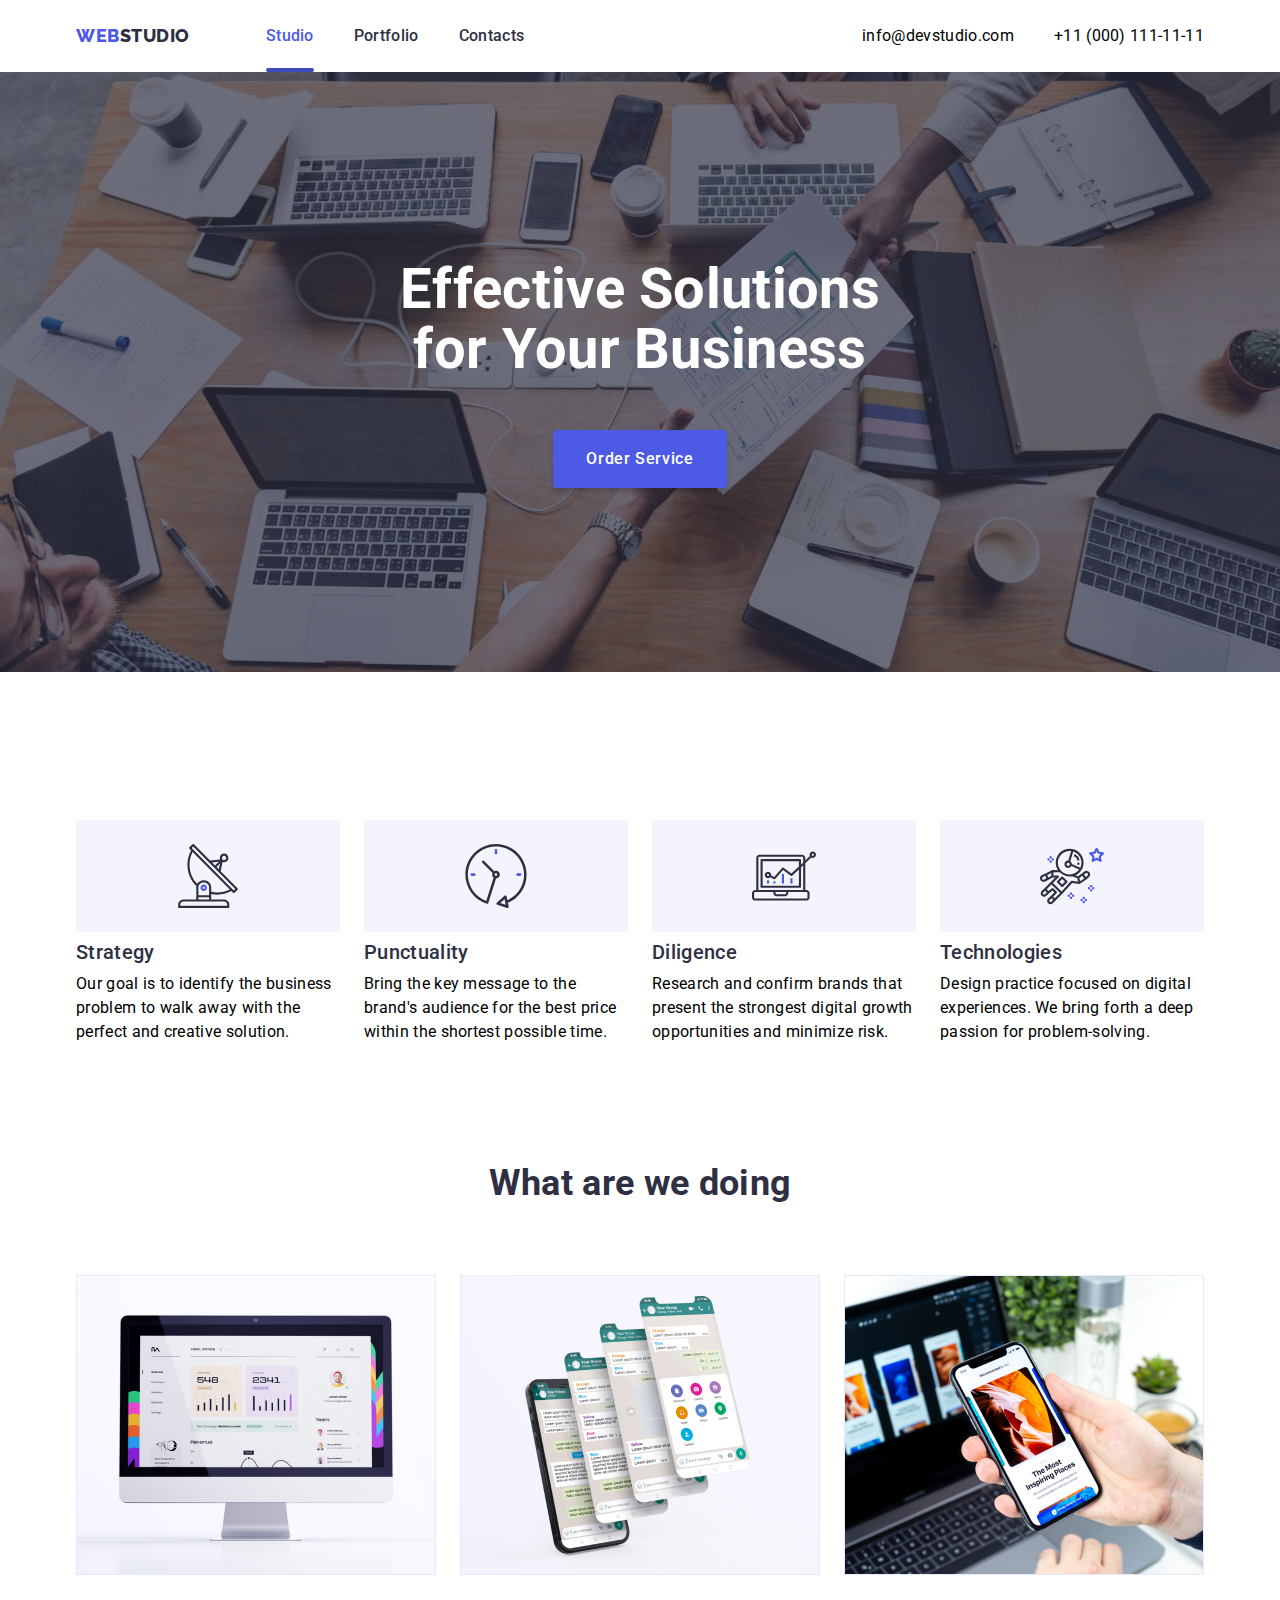
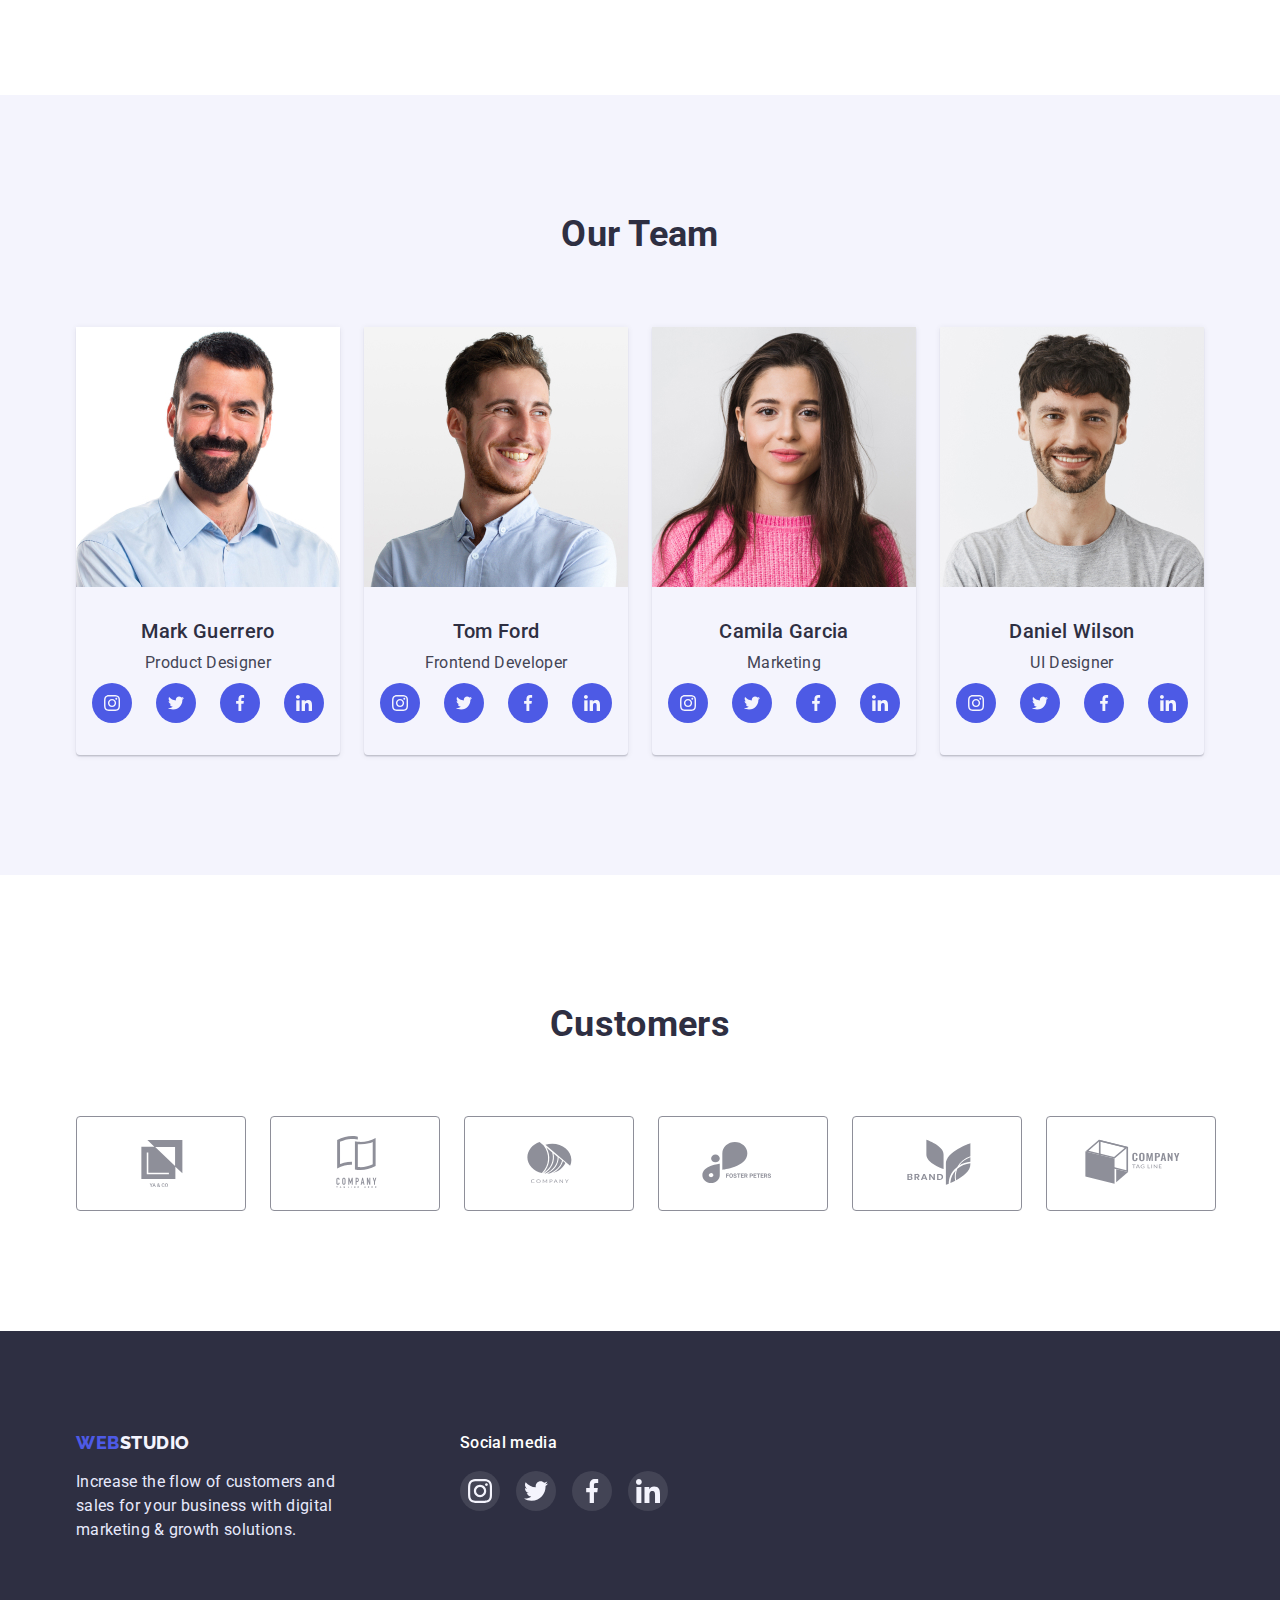
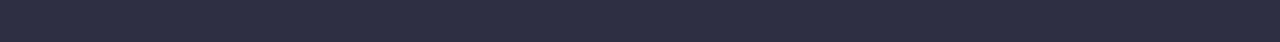
<file: index.html>
<!DOCTYPE html>
<html lang="en">
<head>
    <meta charset="UTF-8">
    <meta http-equiv="X-UA-Compatible" content="IE=edge">
    <meta name="viewport" content="width=device-width, initial-scale=1.0">
    <title>Document</title>
    <link rel="preconnect" href="https://fonts.googleapis.com">
    <link rel="preconnect" href="https://fonts.gstatic.com" crossorigin>
    <link href="https://fonts.googleapis.com/css2?family=Raleway:wght@800&family=Roboto:wght@400;500;700&display=swap"
        rel="stylesheet">
    <link rel="stylesheet" href="https://cdnjs.cloudflare.com/ajax/libs/modern-normalize/1.1.0/modern-normalize.min.css">

    <link rel="stylesheet" href="./css/styles.css">
    
</head>
<body>



    <header>
     <div class="container">
        <nav class="navigation main-nav">
            <a href="./index.html" class="logo"><span class="web">Web</span>Studio</a>
            <ul class="site-nav list">
                <li class="item"><a href="" class="link current">Studio</a></li>
                <li class="item"><a href="./portfolio.html" class="link">Portfolio</a></li>
                <li class="item"><a href="" class="link">Contacts</a></li>
            </ul>

            
        <address class="contacts">
            <ul class="list contacts">
                <li class="item">
                    <a href="mailto:info@devstudio.com" class="link item">info@devstudio.com</a>
                </li>
                <li class="item">
                    <a href="tel:+110001111111" class="link item">+11 (000) 111-11-11</a>
                </li>
            </ul>
        </address>
        </nav>
     </div>
    </header>
    <main>
    <section class="hero">
        <div class="hero-cont">
            <h1 class="hero-title">
                Effective Solutions
                for Your Business
            </h1>
            <button type="button" class="button" data-modal-open>
                Order Service
            </button>
        </div>
        <div class="backdrop is-hidden" data-modal>
            <div class="modal">
                <button class="modal-icon" data-modal-close>
                    <svg class="icon">
                        <use href="./images/sprite.svg#icon-close-black"></use>
                    </svg>
                </button>
            </div>
        </div>
    </section>
    <section class="section options">
        <div class="container">
            <h2 class="hidden-title">Varieties of work</h2>
            <ul class="options list">
                <li class="item">
                    <div class="icon-cont">
                        <svg class="icon">
                            <use href="./images/sprite.svg#icon-antenna-1"></use>
                        </svg>
                    </div>
                    <h3 class="title">Strategy</h3>
                    <p class="options-text ">Our goal is to identify the business
                        problem to walk away with the perfect and creative solution.</p>
                </li>
                <li class="item">
                    <div class="icon-cont">
                        <svg class="icon">
                            <use href="./images/sprite.svg#icon-clock-1"></use>
                        </svg>
                    </div>
                    <h3 class="title">Punctuality</h3>
                    <p class="options-text ">Bring the key message to the brand's audience for the best price within the shortest
                        possible time.</p>
                </li>
                <li class="item">
                    <div class="icon-cont">
                        <svg class="icon">
                            <use href='./images/sprite.svg#icon-diagram-1'></use>
                        </svg>
                    </div>
                    <h3 class="title">Diligence</h3>
                    <p class="options-text ">Research and confirm brands that present the strongest digital growth opportunities and
                        minimize risk.</p>
                </li>
                <li class="item">
                    <div class="icon-cont">
                        <svg class="icon">
                            <use href="./images/sprite.svg#icon-astronaut-1"></use>
                        </svg>
                    </div>
                    <h3 class="title">Technologies</h3>
                    <p class="options-text ">Design practice focused on digital experiences. We bring forth a deep passion for
                        problem-solving.</p>
                </li>
            </ul>
        </div>
    </section>
    <section class="section ">
        
        <div class="container">
            <h2 class="section-title">What are we doing</h2>
            <ul class="skills list">
                <li class="item">
            
                    <img src="./images/1.jpg" alt="Monitor with statistics" width="360">
                </li>
                <li class="item">
            
                    <img src="./images/3.jpg" alt="Texting on a smartphone" width="360">
            
                </li>
                <li class="item">
            
                    <img src="./images/2.jpg" alt="smartphone" width="360">
                </li>
            </ul>
        </div>
        
    </section>
    <section class="section team">
        <div class="container">
            <h2 class="section-title">Our Team</h2>
            <ul class="team list">
                <li class="item">
            
                    <img src="./images/img.jpg" alt="member of team" width="264" class="photo">
                    <div class="team-cont">
                        <h3 class="team-title">Mark Guerrero</h3>
                        <p class="text">Product Designer</p>

                       <ul class="list social">
                        <li class="social-item">
                            <a href=""  class="social-icon">
                                <svg class="icon">
                                    <use href="./images/sprite.svg#icon-Inst"></use>
                                </svg>
                            </a>
                        </li>
                        <li class="social-item">
                            <a href=""  class="social-icon">
                                <svg class="icon">
                                    <use href="./images/sprite.svg#icon-Twit"></use>
                                </svg>
                            </a>
                        </li>
                        <li class="social-item">
                            <a href=""  class="social-icon">
                                <svg class="icon">
                                    <use href="./images/sprite.svg#icon-Face"></use>
                                </svg>
                            </a>
                        </li>
                        <li class='social-item'>
                            <a href=""  class="social-icon">
                                <svg class="icon">
                                    <use href="./images/sprite.svg#icon-LinkedIn"></use>
                                </svg>
                            </a>
                        </li>
                        </ul>
                    </div>
                </li>
                
                

                <li class="item">
            
            
                    <img src="./images/img1.jpg" alt="member of team" width="264" class="photo">
                    <div class="team-cont">
                    <h3 class="team-title">Tom Ford</h3>
                    <p class="text">Frontend Developer</p>
                    
                    <ul class="list social">
                        <li class="social-item">
                            <a href=""  class="social-icon">
                                <svg class="icon">
                                    <use href="./images/sprite.svg#icon-Inst"></use>
                                </svg>
                            </a>
                        </li>
                        <li class="social-item">
                            <a href=""  class="social-icon">
                                <svg class="icon">
                                    <use href="./images/sprite.svg#icon-Twit"></use>
                                </svg>
                            </a>
                        </li>
                        <li class="social-item">
                            <a href=""  class="social-icon">
                                <svg class="icon">
                                    <use href="./images/sprite.svg#icon-Face"></use>
                                </svg>
                            </a>
                        </li>
                        <li class='social-item'>
                            <a href=""  class="social-icon">
                                <svg class="icon">
                                    <use href="./images/sprite.svg#icon-LinkedIn"></use>
                                </svg>
                            </a>
                        </li>
                    </ul>
                    </div>
                </li>
                
                <li class="item">
            
            
                    <img src="./images/img2.jpg" alt="member of team" width="264" class="photo">
                    <div class="team-cont">
                    <h3 class="team-title">Camila Garcia</h3>
                    <p class="text">Marketing</p>
                    
                <ul class='list social'>
                    <li class="social-item">
                        <a href=""  class="social-icon">
                            <svg class="icon">
                                <use href="./images/sprite.svg#icon-Inst"></use>
                            </svg>
                        </a>
                    </li>
                    <li class="social-item">
                        <a href=""  class="social-icon">
                            <svg class="icon">
                                <use href="./images/sprite.svg#icon-Twit"></use>
                            </svg>
                        </a>
                    </li>
                    <li class="social-item">
                            <a href=""  class="social-icon">
                                <svg class="icon">
                                    <use href="./images/sprite.svg#icon-Face"></use>
                                </svg>
                            </a>
                    </li>
                    <li class='social-item'>
                        <a href=""  class="social-icon">
                            <svg  class="icon">
                                <use href="./images/sprite.svg#icon-LinkedIn"></use>
                            </svg>
                        </a>
                    </li>
                    </ul>
                
                </div>
                </li>
                <li class="item">
            
            
                    <img src="./images/img3.jpg" alt="member of team" width="264" class="photo">
                    <div class="team-cont">
                        <h3 class="team-title">Daniel Wilson</h3>
                        <p class="text">UI Designer</p>
                    
                <ul class="list social">
                    <li class="social-item">
                        <a href=""  class="social-icon">
                            <svg  class="icon">
                                <use href="./images/sprite.svg#icon-Inst"></use>
                            </svg>
                        </a>
                    </li>
                    <li class="social-item">
                        <a href=""  class="social-icon">
                            <svg class="icon">
                                <use href="./images/sprite.svg#icon-Twit"></use>
                            </svg>
                        </a>
                    </li>
                    <li class='social-item'>
                        <a href=""  class="social-icon">
                            <svg class="icon">
                                <use href="./images/sprite.svg#icon-Face"></use>
                            </svg>
                        </a>
                    </li>
                    <li class='social-item'>
                        <a href=""  class="social-icon">
                            <svg class="icon">
                                <use href="./images/sprite.svg#icon-LinkedIn"></use>
                            </svg>
                        </a>
                    </li>
                    
                </ul>
                </div>    
            </ul>
            </div>
        
                
            
        
        
    </section>

    <section class='section customers'>
        <div class="container">
        <h2 class="section-title">Customers</h2>
            <ul class="customers list">
                <li class="customers-item"><a href="" class="customers-link">
                    <svg class="customers-icon">
                        <use href="./images/sprite.svg#icon-Logo">

                        </use>
                    </svg>
                </a></li>
                <li class="customers-item"><a href="" class="customers-link">
                    <svg class="customers-icon">
                        <use href="./images/sprite.svg#icon-Logo-1">
                    
                        </use>
                    </svg>
                    </a></li>
                    
                <li class="customers-item"><a href="" class="customers-link">
                    <svg class="customers-icon">
                        <use href="./images/sprite.svg#icon-Logo-2">
                    
                        </use>
                    </svg>
                    </a></li>
                <li class="customers-item"><a href="" class="customers-link">
                    <svg class="customers-icon">
                        <use href="./images/sprite.svg#icon-Logo-3">
                    
                        </use>
                    </svg>
                    </a></li>
                <li class="customers-item"><a href="" class="customers-link">
                    <svg class="customers-icon">
                        <use href="./images/sprite.svg#icon-Logo-4">
                    
                        </use>
                    </svg>
                    </a></li>
                <li class="customers-item">
                    <a href="" class="customers-link">
                        <svg class="customers-icon">
                            <use href="./images/sprite.svg#icon-Logo-5">
                        
                            </use>
                        </svg>
                    </a></li>
            </ul>
            </div>
    </section>

    </main>
    
<footer class="footer-logo">
    <div class="container">
        <div class="footer-cont">
        <div class="footer-item">
            <a href="./index.html" class="footer-link"><span class="web">Web</span>Studio</a>
            <p class="footer-text">Increase the flow of customers and sales for your business with digital marketing & growth
                solutions.</p>
        </div>

        <div class="footer-item">
            <h2 class="footer-title">Social media</h2>
            <ul class="footer list">
                <li class='socmedia-item'>
                    <a href="" class='socmedia-icon'>
                        <svg class="icon">
                            <use href="./images/sprite.svg#icon-Inst"></use>
                        </svg>
                    </a>
                </li>
                <li class='socmedia-item'>
                    <a href="" class='socmedia-icon'>
                        <svg class="icon">
                            <use href="./images/sprite.svg#icon-Twit"></use>
                        </svg>
                    </a>
                </li>
                <li class='socmedia-item'>
                    <a href="" class='socmedia-icon'>
                        <svg class="icon">
                            <use href="./images/sprite.svg#icon-Face"></use>
                        </svg>
                    </a>
                </li>
                <li class='socmedia-item'>
                    <a href="" class='socmedia-icon'>
                        <svg class="icon">
                            <use href="./images/sprite.svg#icon-LinkedIn"></use>
                        </svg>
                    </a>
                </li>
            </ul>
            </div>
            </div>
    </div>
</footer>

<script src="./js/modal.js"></script>

</body>
</html>
</file>
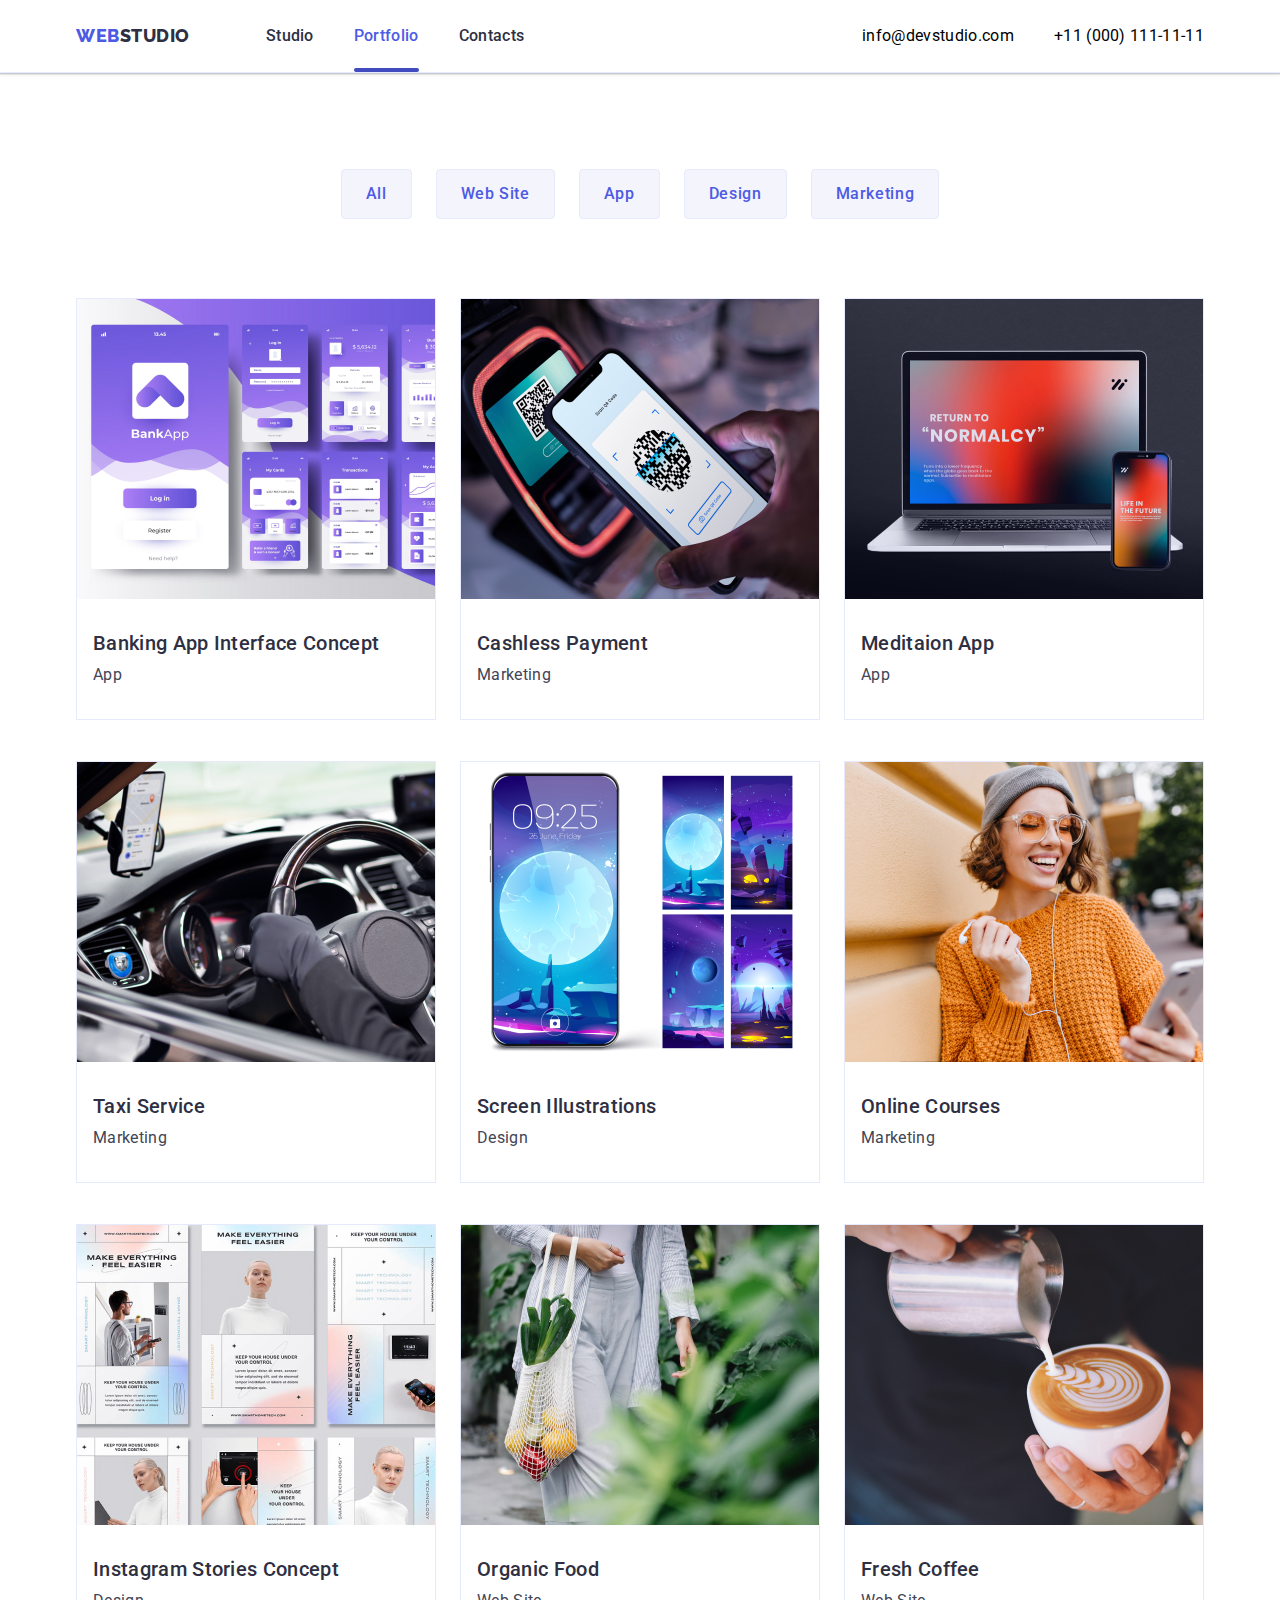
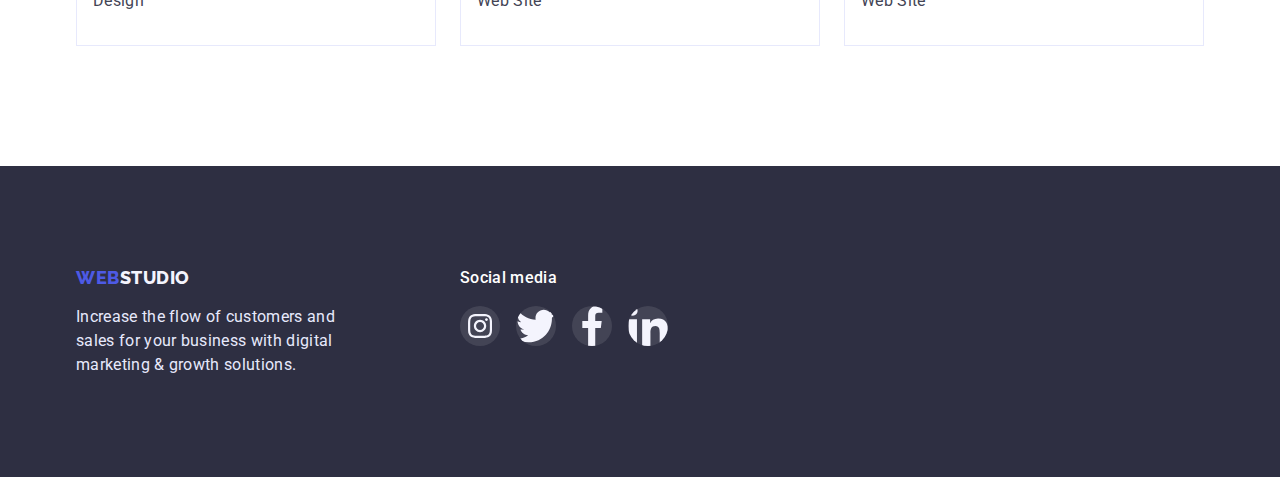
<file: portfolio.html>
<!DOCTYPE html>
<html lang="en">
<head>
    <meta charset="UTF-8">
    <meta http-equiv="X-UA-Compatible" content="IE=edge">
    <meta name="viewport" content="width=device-width, initial-scale=1.0">
    <title>Portfolio</title>
    <link rel="preconnect" href="https://fonts.googleapis.com">
    <link rel="preconnect" href="https://fonts.gstatic.com" crossorigin>
    <link href="https://fonts.googleapis.com/css2?family=Raleway:wght@800&family=Roboto:wght@400;500;700&display=swap"
        rel="stylesheet">
    <link rel="stylesheet" href="https://cdnjs.cloudflare.com/ajax/libs/modern-normalize/1.1.0/modern-normalize.min.css">
    <link rel="stylesheet" href="./css/styles.css">
</head>
<body>
    
    <header class="page-header">
        <div class="container">
            <nav class="navigation main-nav">
                <a href="./index.html" class="logo"><span class="web">Web</span>Studio</a>
                <ul class="site-nav list">
                    <li class="item">
                        <a href="./index.html" class="link">Studio</a>
                    </li>
                    <li class="item">
                        <a href="./portfolio.html" class="link current">Portfolio</a>
                    </li>
                    <li class="item">
                        <a href="" class="link">Contacts</a>
                    </li>
            
                </ul>
            
            <address class="contacts">
                <ul class="list contacts">
                    <li class="item">
                        <a href="mailto:info@devstudio.com" class="link">info@devstudio.com</a>
                    </li>
                    <li class="item">
                        <a href="tel:+110001111111" class="link">+11 (000) 111-11-11</a>
                    </li>
                </ul>
            </address>
            </nav>
        </div>
        
    </header>
   <main>
    <section class="section portfolio">
    <div class="container">
        <ul class="filter list" >
            <li><button type="button" class="button item">All</button></li>
            <li><button type="button" class="button item">Web Site</button></li>
            <li><button type="button" class="button item">App</button></li>
            <li><button type="button" class="button item">Design</button></li>
            <li><button type="button" class="button item">Marketing</button></li>
        </ul>
        
            <ul class="portfolio list">
                <li class="portfolio-item"><a href="" class="link">
                    
                    <div class="portfolio-thumb">
                        <div class="portfolio-overlay"><p class="text">14 Stylish and User-Friendly App Design Concepts
                            · Task Manager App · Calorie Tracker App · Exotic Fruit Ecommerce App ·
                            Cloud Storage App</p></div>
                        
                        <img src="./images/1img.jpg" alt="App" width="360">
                    </div>
                       
                        <div class="portfolio-cont">
                            <h2 class="portfolio title">Banking App Interface Concept</h2>
                            <p class="portfolio text">App</p>
                        </div>
                        
                    
                    </a></li>
                <li class="portfolio-item"><a href="" class="link">
                    <div class="portfolio-thumb">
                        <div class="portfolio-overlay">
                            <p class="text">14 Stylish and User-Friendly App Design Concepts
                                · Task Manager App · Calorie Tracker App · Exotic Fruit Ecommerce App ·
                                Cloud Storage App</p>
                        </div>
                        <img src="./images/2img.jpg" alt="QR code" width="360">
                    </div>
                        <div class="portfolio-cont">
                            <h2 class="portfolio title">Cashless Payment</h2>
                            <p class="portfolio text">Marketing</p>
                        </div>
                        
                    
                    </a></li>
                <li class="portfolio-item"><a href="" class="link">
                    <div class="portfolio-thumb">
                        <div class="portfolio-overlay">
                            <p class="text">14 Stylish and User-Friendly App Design Concepts
                                · Task Manager App · Calorie Tracker App · Exotic Fruit Ecommerce App ·
                                Cloud Storage App</p>
                        </div>
                        
                        
                        <img src="./images/3img.jpg" alt="laptop and smartphone" width="360">
                    </div>
                    
                        <div class="portfolio-cont">
                            <h2 class="portfolio title">Meditaion App</h2>
                            <p class="portfolio text">App</p>
                        </div>
                        
                    
                    </a></li>
                <li class="portfolio-item"><a href="" class="link">
                    <div class="portfolio-thumb">
                        <div class="portfolio-overlay">
                            <p class="text">14 Stylish and User-Friendly App Design Concepts
                                · Task Manager App · Calorie Tracker App · Exotic Fruit Ecommerce App ·
                                Cloud Storage App</p>
                        </div>
                        <img src="./images/4img.jpg" alt="smartphone in taxi" width="360">

                    </div>
                    
                        <div class="portfolio-cont">
                            <h2 class="portfolio title">Taxi Service</h2>
                            <p class="portfolio text">Marketing</p>
                        </div>
                        
                   
                    </a></li>
                <li class="portfolio-item"><a href="" class="link">   
                    <div class="portfolio-thumb">
                        <div class="portfolio-overlay">
                            <p class="text">14 Stylish and User-Friendly App Design Concepts
                                · Task Manager App · Calorie Tracker App · Exotic Fruit Ecommerce App ·
                                Cloud Storage App</p>
                        </div>
                        <img src="./images/5img.jpg" alt="smartphone with screen illustrations" width="360">
                    </div>
                        <div class="portfolio-cont">
                            <h2 class="portfolio title">Screen Illustrations</h2>
                        <p class="portfolio text">Design</p>
                        </div>
                    
                    
                    </a></li>
                <li class="portfolio-item"><a href="" class="link">
                    <div class="portfolio-thumb">
                        <div class="portfolio-overlay">
                            <p class="text">14 Stylish and User-Friendly App Design Concepts
                                · Task Manager App · Calorie Tracker App · Exotic Fruit Ecommerce App ·
                                Cloud Storage App</p>
                        </div>
                        <img src="./images/6img.jpg" alt="online communication" width="360">
                    </div>
                        <div class="portfolio-cont">
                            <h2 class="portfolio title">Online Courses</h2>
                            <p class="portfolio text">Marketing</p>
                        </div>
                        
                    
                    </a></li>
                <li class="portfolio-item"><a href="" class="link">
                    <div class="portfolio-thumb">
                        <div class="portfolio-overlay">
                            <p class="text">14 Stylish and User-Friendly App Design Concepts
                                · Task Manager App · Calorie Tracker App · Exotic Fruit Ecommerce App ·
                                Cloud Storage App</p>
                        </div>
                        
                        <img src="./images/7img.jpg" alt="kind of Instagram stories" width="360">
                    </div>
                        <div class="portfolio-cont">
                            <h2 class="portfolio title">Instagram Stories Concept</h2>
                            <p class="portfolio text">Design</p>
                        </div>
                     
                    
                    </a></li>
                <li class="portfolio-item"><a href="" class="link">
                    <div class="portfolio-thumb">
                        <div class="portfolio-overlay">
                            <p class="text">14 Stylish and User-Friendly App Design Concepts
                                · Task Manager App · Calorie Tracker App · Exotic Fruit Ecommerce App ·
                                Cloud Storage App</p>
                        </div>
                        <img src="./images/8img.jpg" alt="healthy Food" width="360">
                    </div>
                        <div class="portfolio-cont">
                            <h2 class="portfolio title">Organic Food</h2>
                            <p class="portfolio text">Web Site</p>
                        </div>
                        
                    
                    </a></li>
                <li class="portfolio-item"><a href="" class="link">
                    <div class="portfolio-thumb">
                        <div class="portfolio-overlay">
                            <p class="text">14 Stylish and User-Friendly App Design Concepts
                                · Task Manager App · Calorie Tracker App · Exotic Fruit Ecommerce App ·
                                Cloud Storage App</p>
                        </div>
                        <img src="./images/9img.jpg" alt="amazing coffee" width="360">
                    </div>
                        <div class="portfolio-cont">
                            <h2 class="portfolio title">Fresh Coffee</h2>
                            <p class="portfolio text">Web Site</p>
                        </div>
                        
                    
                    </a></li>
            </ul>
        </div>
        
    </section>
   </main>


    
<footer class="footer-logo">
    <div class="container">
        <div class="footer-cont">
            <div class="footer-item">
                <a href="./index.html" class="footer-link"><span class="web">Web</span>Studio</a>
                <p class="footer-text">Increase the flow of customers and sales for your business with digital marketing & growth
                    solutions.</p>
            </div>
            
            <div class="footer-item">
                <h2 class="footer-title">Social media</h2>
                <ul class="footer list">
                    <li class='socmedia-item'>
                        <a href=""  class='socmedia-icon'>
                            <svg class="icon">
                                <use href="./images/sprite.svg#icon-Inst"></use>
                            </svg>
                        </a>
                    </li>
                    <li class='socmedia-item'>
                        <a href="">
                            <svg class='socmedia-icon'>
                                <use href="./images/sprite.svg#icon-Twit"></use>
                            </svg>
                        </a>
                    </li>
                    <li class='socmedia-item'>
                        <a href="">
                            <svg class='socmedia-icon'>
                                <use href="./images/sprite.svg#icon-Face"></use>
                            </svg>
                        </a>
                    </li>
                    <li class='socmedia-item'>
                        <a href="">
                            <svg class='socmedia-icon'>
                                <use href="./images/sprite.svg#icon-LinkedIn"></use>
                            </svg>
                        </a>
                    </li>
                </ul>
            </div>
        </div>
        
    </div>
</footer>





</body>
</html>
</file>
<file: css/styles.css>
:root {
    --primary-text-color: #434455;
    --title-text-color: #2E2F42;
    --button-logo-color: #4D5AE5;
    --primary-white-color: #E5E5E5;
    --secondary-bg-color: #F4F4FD;
    --timing-function: cubic-bezier(0.4, 0, 0.2, 1);
}



body {

    font-family: Roboto, sans-serif;
    letter-spacing: 0.02em;



}

h1,
h2,
h3,
h4,
h5,
h6,
p {
    margin-bottom: 0;
    margin-top: 0;

}

img {
    display: block;
}

/* logo */

.logo {
    color: var(--title-text-color);
    font-family: Raleway, sans-serif;
    letter-spacing: 0.03em;
    font-weight: 800;
    font-size: 18px;
    line-height: 1.3;
    text-decoration: none;
    text-transform: uppercase;
}




.logo .web {
    color: var(--button-logo-color);
}




/* footer */

.footer-link {
    color: var(--title-text-color);
    font-family: Raleway, sans-serif;
    text-decoration: none;
}

.footer-logo .web {
    color: var(--button-logo-color);
}


.footer-logo {
    background-color: var(--title-text-color);
}

.footer-logo .container {
    padding-top: 100px;
    padding-bottom: 100px;
}

.footer-cont {
    display: flex;
}



.footer-link {
    letter-spacing: 0.03em;
    font-weight: 800;
    font-size: 18px;
    line-height: 1.3;
    text-decoration: none;
    text-transform: uppercase;


    color: var(--secondary-bg-color)
}

.footer-text {
    font-weight: 400;
    font-size: 16px;
    line-height: 1.5;
    color: #E7E9FC;

    max-height: 310px;
    width: 264px;

    margin-top: 16px;
}

.footer-title {
    font-style: normal;
    font-weight: 500;
    font-size: 16px;
    line-height: calc(24/16);
    color: #fff;
}

.footer-item {
    margin-right: 120px;

}

.footer-item:last-child {
    margin-right: 0;
}

.footer.list {
    display: flex;
    gap: 16px;
    margin-top: 16px;
}

/* socmedia */

.socmedia-item {
    width: 40px;
    height: 40px;
    border-radius: 50%;
}

.socmedia-icon {
    display: flex;
    justify-content: center;
    align-items: center;

    width: 40px;
    height: 40px;
    border-radius: 50%;
    background-color: rgba(255, 255, 255, 0.1);
    transition: background-color 250ms var(--timing-function);
}

.socmedia-icon > .icon {
    width: 24px;
    height: 24px;
    
}

.socmedia-icon:hover {
    background-color: #31D0AA;

}


/* socmedia */



/* nav */



.main-nav {
    display: flex;
    align-items: center;

}

/* list */

.list {
    list-style: none;
    padding: 0;
    margin: 0;
}



/* list */



.site-nav {
    display: flex;
    margin-left: 76px;
    position: relative;
}




.site-nav .item:not(:last-child) {
    margin-right: 40px;
}



.site-nav .link {
    display: block;
    padding-top: 24px;
    padding-bottom: 24px;


    font-weight: 500;
    font-size: 16px;
    line-height: 1.5;
    text-decoration: none;
    position:relative;

    transition: color 250ms var(--timing-function);






    color: var(--title-text-color)
}

.site-nav .link.current {
    color: var(--button-logo-color);


}

.link.current::after {
    content: '';
    display: block;
    position: absolute;
    width: 100%;
    height: 4px;
    background-color: #404BBF;
    bottom: 0;
    left: 0;
    border-radius: 4px;
}



.site-nav .link:hover,
.site-nav .link:focus {
    color: var(--button-logo-color);
}

.contacts .link:hover,
.contacts .link:focus {
    color: var(--button-logo-color)
}

/* Contacts */

.contacts {
    margin-left: auto
}

.contacts .link {
    color: var(---primary-text-color);
    font-weight: 400;
    font-size: 16px;
    line-height: 1.5;
    text-decoration: none;
    font-style: normal;

    padding-bottom: 24px;
    padding-top: 24px;

    transition: color 250ms var(--timing-function);
}

.contacts>.list {
    display: flex;
}

.contacts .item:not(:last-child) {
    margin-right: 40px;
}

/* Contacts */

/* nav */

/* header */

.page-header {
    border-bottom: 1px solid #E7E9FC;
        box-shadow: 0px 2px 1px rgba(46, 47, 66, 0.08), 0px 1px 1px rgba(46, 47, 66, 0.16), 0px 1px 6px rgba(46, 47, 66, 0.08);
}



/* sections */

.section {
    padding-bottom: 120px;
    ;
}

.section-title {
    color: var(--title-text-color);

    margin-bottom: 72px;

    font-style: normal;
    font-weight: 700;
    font-size: 36px;
    line-height: 1.1;
    text-align: center;
}

.section .title {
    font-weight: 500;
    font-size: 20px;
    Line-height: 1.2;
}

/* hero */
.hero-title {
    font-size: 56px;
    line-height: 1.07;
    width: 494px;

    margin-left: auto;
    margin-right: auto;
    padding-top: 188px;
    margin-bottom: 50px;

    color: #ffffff;

}

.hero-cont {
    padding-bottom: 188px;

}

.section.no-padding {
    padding-top: 0;
    padding-bottom: 0;
}


.hero {
    margin-left: auto;
    margin-right: auto;

    background-image: linear-gradient(to right,
            rgba(46, 47, 66, 0.7),
            rgba(46, 47, 66, 0.7)),
        url(../images/people-office.jpg);
    text-align: center;
    max-width: 1440px;
    height: 600px;
}



                    /* modal */

.backdrop {
    position: fixed;
    top: 0;
    left: 0;

    width: 100%;
    height: 100%; 
    background-color: rgba(46, 47, 66, 0.4);

    transition: opacity 250ms var(--timing-function);
}

.backdrop.is-hidden {
    opacity: 0;
    pointer-events: none;
}

.backdrop.is-hidden .modal {
    transform: translate(-50%, -50%) scale(1.1);
    
}

.modal-icon {
    position: absolute;
    right: 24px;
    top: 24px;

    display: flex;
    justify-content: center;
    align-items: center;

    width: 24px;
    height: 24px;
    border: 1px solid rgba(0, 0, 0, 0.1);
    background-color: #E7E9FC;
    border-radius: 50%;

    transition: background-color 250ms var(--timing-function);

}

.modal-icon:hover,
.modal-icon:focus {
    background-color: #404BBF;
}
.modal-icon:hover > .icon,
.modal-icon:focus > .icon {
    fill: #fff;
}

.modal-icon > .icon {
    width: 8px;
    height: 8px;

    transition: fill 250ms var(--timing-function);

}

.modal {
    position: absolute;
    left: 50%;
    top: 50%;
    transform: translate(-50%, -50%) scale(1);

    width: 408px;
    height: 576px;
    background-color: #fff;
    border-radius: 4px;

    transition: transform 500ms var(--timing-function);

    
}
                    /* modal */


                    /* options */

.options .list {
    display: flex;
    justify-content: center;
}

.item {
    margin-right: 24px;
}



.icon-cont {
    height: 112px;
    width: 264px;
    margin-bottom: 8px;
    background-color: var(--secondary-bg-color);
    padding: 24px 100px;

}




.options .icon {

    width: 64px;
    height: 64px;


}





.options .title {
    color: var(--title-text-color);
    margin-bottom: 8px;
}

.options .options-text {
    font-size: 16px;
    line-height: 1.5;
    margin-top: 0;
    margin-bottom: 0;
}



.section.options {
    padding-top: 120px;
    padding-bottom: 120px;

}

.options .hidden-title {
    visibility: hidden;
}

            /* options */

            /* skills */

.skills {
    display: flex;
}

.item {
    margin-right: 24px;
}

.item:last-child {
    margin-right: 0;
}


/* skills */

/* team */
.team-title {
    font-weight: 500;
    font-size: 20px;
    line-height: 1.2;

    margin-bottom: 8px;

    color: var(--title-text-color)
}

.section.team {
    padding-top: 120px;
    padding-bottom: 120px;
    background-color: var(--secondary-bg-color);

}

.team-cont {
    text-align: center;
    padding: 32px 16px;
}

.team.list {
    display: flex
}

.team.list .item {
    margin-right: 24px;
    box-shadow: 0px 1px 6px rgba(46, 47, 66, 0.08), 0px 1px 1px rgba(46, 47, 66, 0.16), 0px 2px 1px rgba(46, 47, 66, 0.08);
    border-radius: 0px 0px 4px 4px;

}

.team.list>.item:last-child {
    margin-right: 0;
}

.team .text {
    font-weight: 400;
    font-size: 16px;
    line-height: 1.5;

}

/* button */

.hero .button {
    color: #ffffff;

    background-color: var(--button-logo-color);


    box-shadow: 0px 4px 4px rgba(0, 0, 0, 0.15);
    padding: 16px 32px;

}






.button {
    cursor: pointer;
    letter-spacing: 0.04em;
    font-family: inherit;
    font-weight: 500;
    font-size: 16px;
    line-height: 1.5;

    border-radius: 4px;
    text-align: center;
    border: 1px solid transparent;
}

.list .button {


    color: var(--button-logo-color);
    background-color: var(--secondary-bg-color);
    border-color: #E7E9FC;
    padding: 12px 24px;

    transition: background-color 250ms var(--timing-function),
                color 250ms var(--timing-function),
                box-shadow 250ms var(--timing-function);


}

.list .button:hover,
.list .button:focus {

    background-color: #404BBF;
    color: #ffffff;
    box-shadow: 0px 3px 1px rgba(0, 0, 0, 0.1), 0px 2px 1px rgba(0, 0, 0, 0.08), 0px 2px 2px rgba(0, 0, 0, 0.12);
}




/* portfolio */


.text {
    font-weight: 400;
    font-size: 16px;
    line-height: 1.5;

    color: var(--primary-text-color);
}

.portfolio .link {
    text-decoration: none;
}


.container {
    width: 1158px;
    margin: auto;
    padding-left: 15px;
    padding-right: 15px;

}



.portfolio-overlay .text {
    color: var(--secondary-bg-color);
    opacity: 0;
    transition: opacity 250ms var(--timing-function) ;
}
.portfolio-item:hover .portfolio-overlay .text {
opacity: 1;
}



.portfolio-thumb{
    position: relative;
    overflow: hidden;
}

.portfolio-overlay{
    position: absolute;
    display: block;
    content: '';
    top: 0;
    left: 0;

    color: var(--secondary-bg-color);
    background-color: #4D5AE5;

    width: 100%;
    height: 100%;
    padding: 40px 32px 164px;

    opacity: 0;
     transition: opacity 250ms var(--timing-function) ,
    transform 250ms var(--timing-function) ;
    transform: translateY(100%)

}

.portfolio-item:hover .portfolio-overlay{
    opacity: 1;
    transform: translateY(0) 

}

.portfolio-overlay {
    position: absolute;
    


}


.section.portfolio {
    padding-bottom: 120px;
    padding-top: 96px;
}

.portfolio {
    display: flex;
    flex-wrap: wrap;
}

.portfolio-item {
    width: calc((100% - 48px) / 3);

    margin-right: 24px;
    margin-bottom: 41px;
    border: 1px solid #E7E9FC;
    transition: box-shadow 250ms var(--timing-function),
            border 250ms var(--timing-function);

}



.portfolio.text {
    margin-top: 8px;

}

.portfolio-item:nth-child(3n) {
    margin-right: 0;
}

.portfolio-item:nth-last-child(-n + 3) {
    margin-bottom: 0;

}

.portfolio-cont {
    padding-left: 16px;
    padding-top: 32px;
    padding-bottom: 32px;


}

.portfolio-item:nth-child(3n) {
    margin-right: 0;


}

.portfolio-item:hover {
    box-shadow: 0px 1px 6px rgba(46, 47, 66, 0.08), 0px 1px 1px rgba(46, 47, 66, 0.16), 0px 2px 1px rgba(46, 47, 66, 0.08);
    border: 0.5px solid var(--secondary-bg-color);
}

.portfolio.title {

    color: var(--title-text-color)
}

/* portfolio */


/* filter */

.filter {
    display: flex;
    justify-content: center;
    gap: 24px;
    margin-bottom: 79px;

}

/* filter */

/* Customers */

.section.customers {
    padding-top: 130px;
    padding-bottom: 120px;

}

.customers.list {
    display: flex;
    gap: 24px;

}

.customers-link {
    display: block;
    border: 1px solid #8E8F99;
    border-radius: 4px;

    transition: border 250ms var(--timing-function) ;
}

.customers-link:hover {
    border: 1px solid #404BBF;

}

.customers-icon {
    width: 168px;
    height: 88px;
    padding: 16px 32px;
    fill: #8E8F99;

    transition: fill 250ms var(--timing-function);
}

.customers-link:hover .customers-icon,
.customers-link:focus .customers-icon {
    fill: #404BBF;
    

}

/* Customers */


/* social */
.list.social {
    display: inline-flex;
    gap: 24px;
    margin-top: 8px;
}

.social-item {
    width: 40px;
    height: 40px;
}

.social-icon {
    

    display: flex;
    justify-content: center;
    align-items: center;

    width: 40px;
    height: 40px;
    border-radius: 50%;

    background-color: var(--button-logo-color);
    

    transition: background-color 250ms var(--timing-function);
}

.social-icon > .icon {
    


    width: 16px;
    height: 16px;
    fill: #fff;
}

.social-icon:hover {
    background-color: #404BBF;
}

/* social */
</file>
